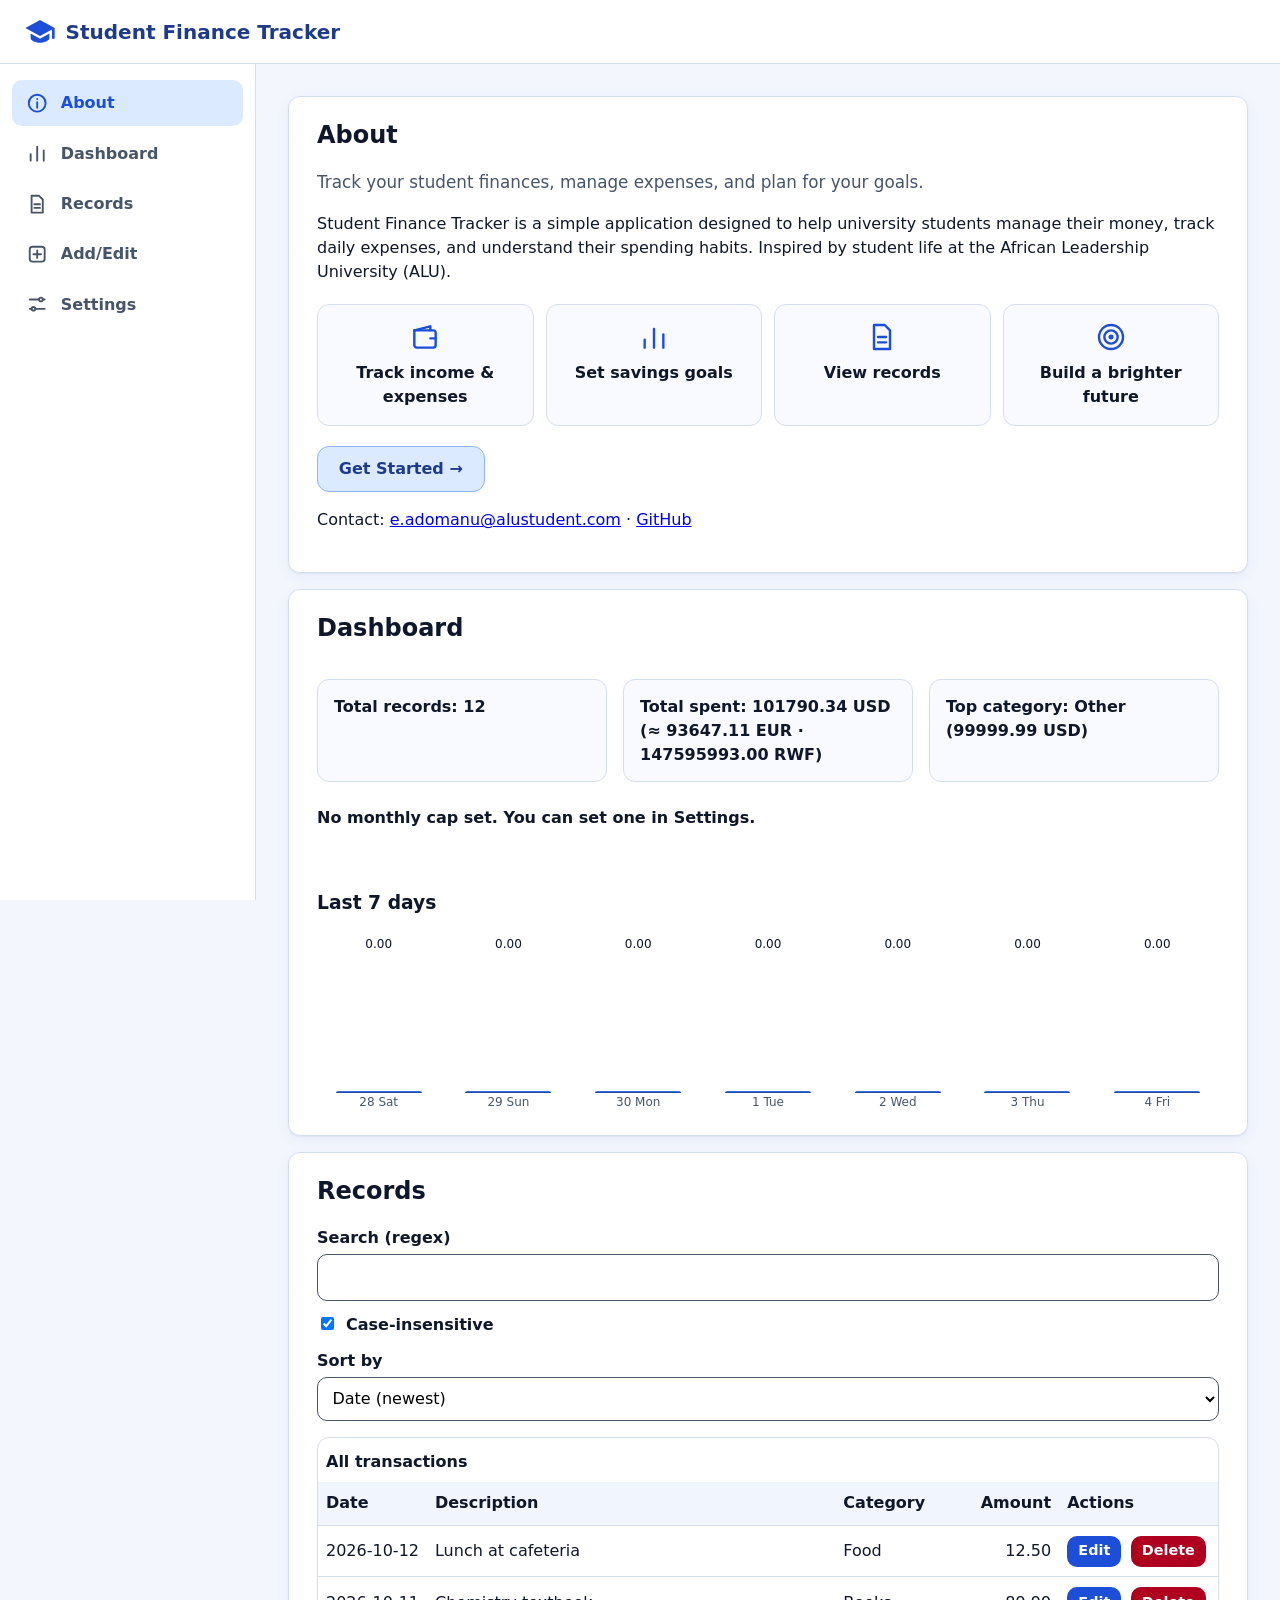
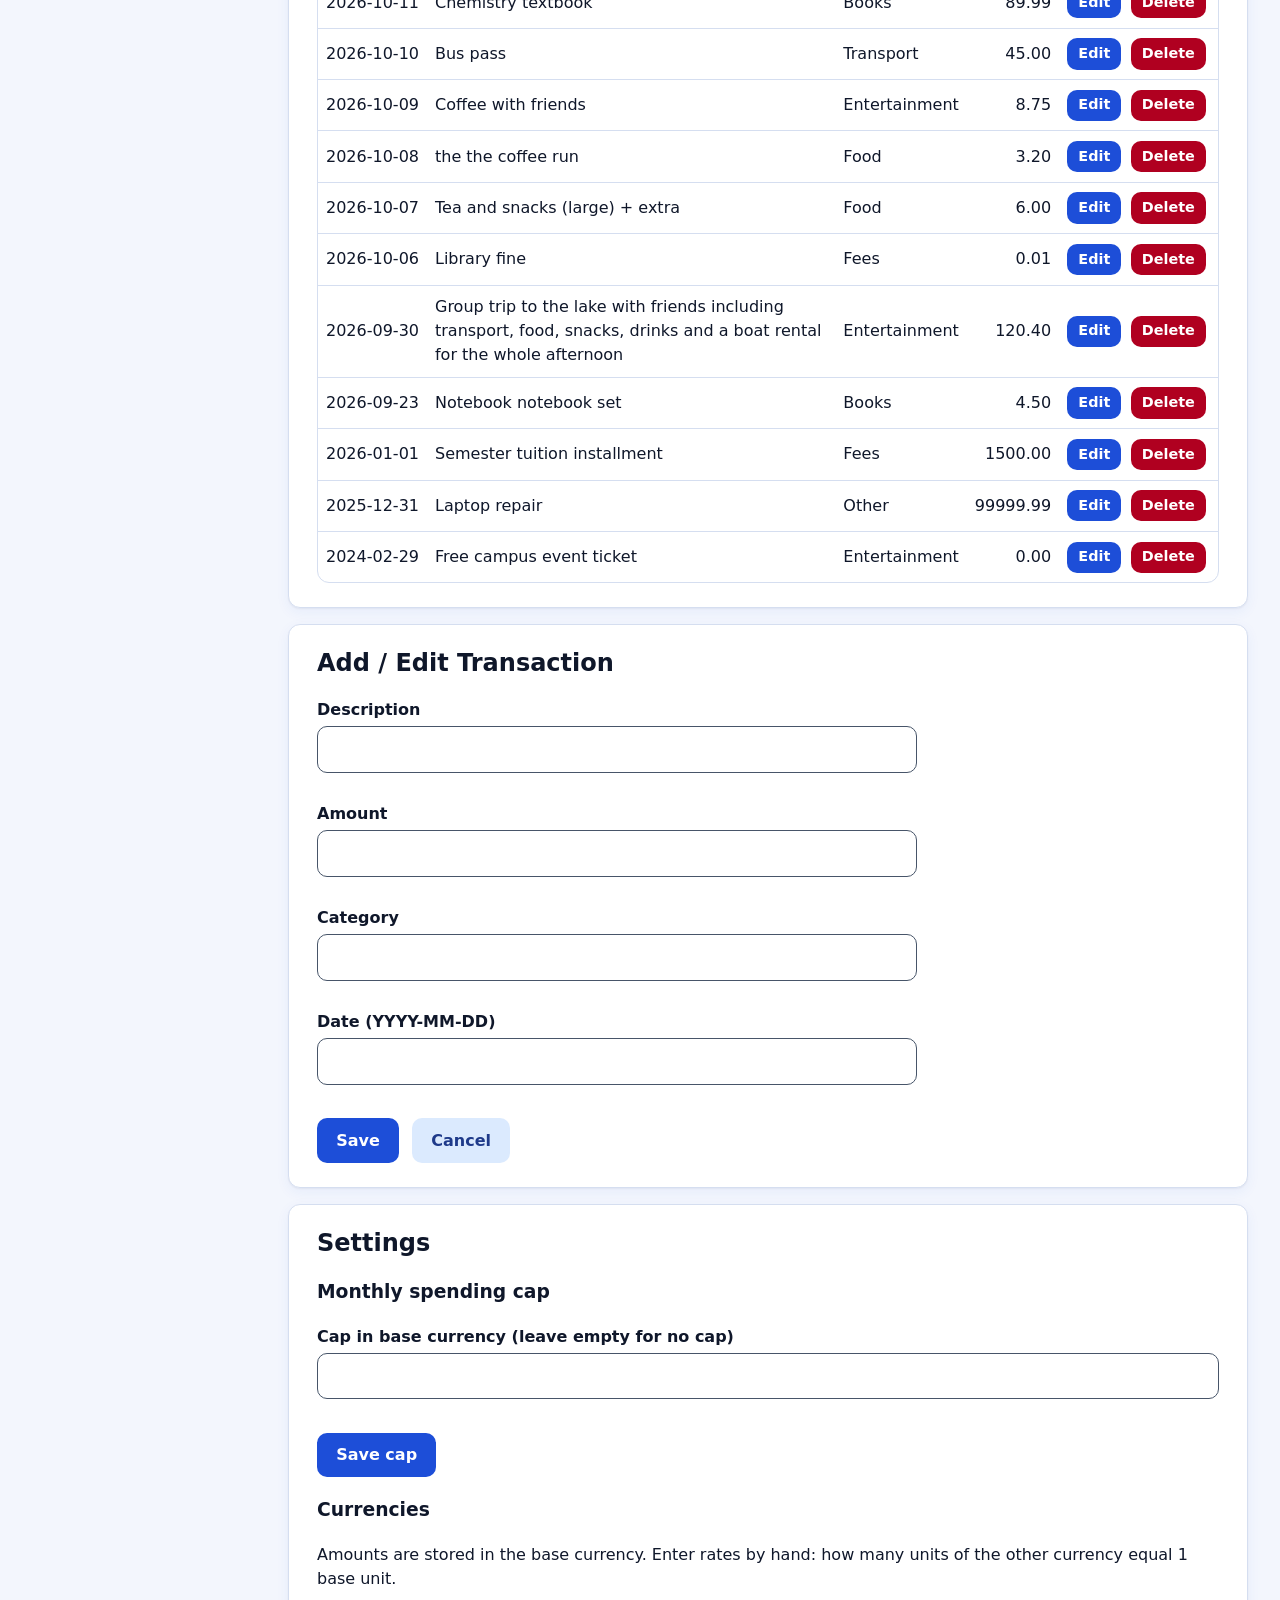
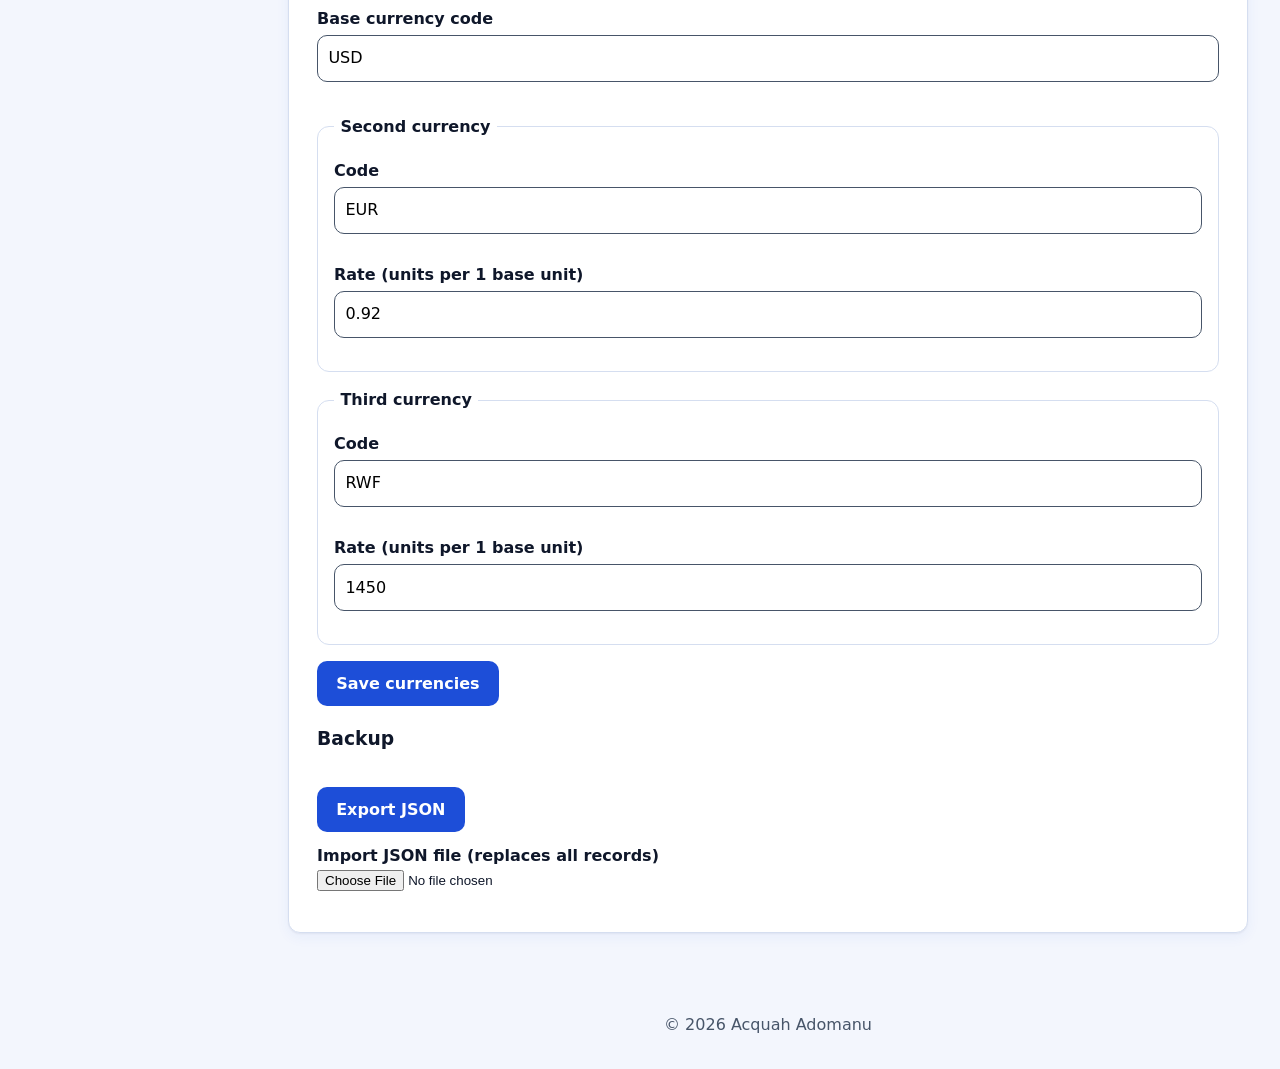
<file: index.html>
<!DOCTYPE html>
<html lang="en">
<head>
  <meta charset="UTF-8">
  <meta name="viewport" content="width=device-width, initial-scale=1">
  <title>Student Finance Tracker</title>
  <link rel="icon" href="data:image/svg+xml,<svg xmlns='http://www.w3.org/2000/svg' viewBox='0 0 100 100'><text y='.9em' font-size='90'>💰</text></svg>">
  <link rel="stylesheet" href="styles/main.css">
  <script type="module" src="scripts/main.js" defer></script>
  <script type="module" src="scripts/nav.js" defer></script>
</head>
<body>
  <a class="skip-link" href="#main">Skip to main content</a>

  <header class="app-header">
  <div class="brand">
    <svg class="logo" viewBox="0 0 24 24" fill="currentColor" aria-hidden="true">
      <path d="M12 3 1 9l11 6 9-4.9V17h2V9L12 3z"/>
      <path d="M5 13.2v3.6c0 1.2 3.1 3.2 7 3.2s7-2 7-3.2v-3.6l-7 3.8-7-3.8z"/>
    </svg>
    <h1>Student Finance Tracker</h1>
  </div>
</header>

<nav class="main-nav" aria-label="Main">
  <ul>
    <li><a href="#about">
      <svg viewBox="0 0 24 24" fill="none" stroke="currentColor" stroke-width="2" stroke-linecap="round" aria-hidden="true"><circle cx="12" cy="12" r="9"/><path d="M12 11v6M12 7.5v.01"/></svg>
      <span>About</span></a></li>
    <li><a href="#dashboard">
      <svg viewBox="0 0 24 24" fill="none" stroke="currentColor" stroke-width="2" stroke-linecap="round" aria-hidden="true"><path d="M5 20v-7M12 20V5M19 20v-11"/></svg>
      <span>Dashboard</span></a></li>
    <li><a href="#records">
      <svg viewBox="0 0 24 24" fill="none" stroke="currentColor" stroke-width="2" stroke-linecap="round" stroke-linejoin="round" aria-hidden="true"><path d="M6 3h8l4 4v14H6z"/><path d="M9 12h6M9 16h6"/></svg>
      <span>Records</span></a></li>
    <li><a href="#form">
      <svg viewBox="0 0 24 24" fill="none" stroke="currentColor" stroke-width="2" stroke-linecap="round" aria-hidden="true"><rect x="4" y="4" width="16" height="16" rx="3"/><path d="M12 8v8M8 12h8"/></svg>
      <span>Add/Edit</span></a></li>
    <li><a href="#settings">
      <svg viewBox="0 0 24 24" fill="none" stroke="currentColor" stroke-width="2" stroke-linecap="round" aria-hidden="true"><path d="M4 7h10M18 7h2M4 17h2M10 17h10"/><circle cx="16" cy="7" r="2"/><circle cx="8" cy="17" r="2"/></svg>
      <span>Settings</span></a></li>
  </ul>
</nav>

  <main id="main">
    <section id="about" aria-labelledby="about-h">
  <h2 id="about-h">About</h2>
  <p class="lead">Track your student finances, manage expenses, and plan for your goals.</p>
  <p>Student Finance Tracker is a simple application designed to help university students manage their money,
     track daily expenses, and understand their spending habits. Inspired by student life at the African Leadership University (ALU).</p>

  <ul class="feature-grid">
    <li><a class="feature-card" href="#form">
      <svg viewBox="0 0 24 24" fill="none" stroke="currentColor" stroke-width="1.8" stroke-linecap="round" stroke-linejoin="round" aria-hidden="true"><path d="M4 7h14a2 2 0 0 1 2 2v9a2 2 0 0 1-2 2H6a2 2 0 0 1-2-2z"/><path d="M4 7l12-3v3M16 13h4"/></svg>
      Track income &amp; expenses</a></li>
    <li><a class="feature-card" href="#settings">
      <svg viewBox="0 0 24 24" fill="none" stroke="currentColor" stroke-width="1.8" stroke-linecap="round" aria-hidden="true"><path d="M5 20v-6M12 20V6M19 20v-10"/></svg>
      Set savings goals</a></li>
    <li><a class="feature-card" href="#records">
      <svg viewBox="0 0 24 24" fill="none" stroke="currentColor" stroke-width="1.8" stroke-linecap="round" stroke-linejoin="round" aria-hidden="true"><path d="M6 3h8l4 4v14H6z"/><path d="M9 12h6M9 16h6"/></svg>
      View records</a></li>
    <li><a class="feature-card" href="#dashboard">
      <svg viewBox="0 0 24 24" fill="none" stroke="currentColor" stroke-width="1.8" stroke-linecap="round" aria-hidden="true"><circle cx="12" cy="12" r="9"/><circle cx="12" cy="12" r="5"/><circle cx="12" cy="12" r="1"/></svg>
      Build a brighter future</a></li>
  </ul>

  <a class="btn" href="#form">Get Started &rarr;</a>

  <p>Contact: <a href="mailto:e.adomanu@alustudent.com">e.adomanu@alustudent.com</a> ·
     <a href="https://github.com/acquahhh">GitHub</a></p>
</section>

        <section id="dashboard" aria-labelledby="dash-h">
      <h2 id="dash-h">Dashboard</h2>
      <p id="stat-count">Total records: 0</p>
      <p id="stat-sum">Total spent: 0.00</p>
      <p id="stat-top">Top category: none</p>
      <div id="cap-message" role="status" aria-live="polite"></div>
      <div id="cap-alert" role="alert" aria-live="assertive"></div>
      <div id="trend-wrap">
        <h3 id="trend-h">Last 7 days</h3>
        <ol id="trend" aria-labelledby="trend-h"></ol>
      </div>
    </section>

    <section id="records" aria-labelledby="rec-h">
      <h2 id="rec-h">Records</h2>
      <label for="search">Search (regex)</label>
      <input id="search" type="text">
      <label><input id="search-case" type="checkbox" checked> Case-insensitive</label>
      <label for="sort">Sort by</label>
      <select id="sort">
        <option value="date-desc">Date (newest)</option>
        <option value="date-asc">Date (oldest)</option>
        <option value="desc-asc">Description A-Z</option>
        <option value="desc-desc">Description Z-A</option>
        <option value="amount-asc">Amount (low to high)</option>
        <option value="amount-desc">Amount (high to low)</option>
      </select>
      <div id="search-status" role="status" aria-live="polite"></div>
      <div class="table-wrap">
      <table>
        <caption>All transactions</caption>
        <thead>
          <tr>
            <th scope="col">Date</th>
            <th scope="col">Description</th>
            <th scope="col">Category</th>
            <th scope="col">Amount</th>
            <th scope="col">Actions</th>
          </tr>
        </thead>
        <tbody id="records-body"></tbody>
      </table>
      </div>
    </section>

    <section id="form" aria-labelledby="form-h">
      <h2 id="form-h">Add / Edit Transaction</h2>
      <form id="txn-form" novalidate>
        <label for="description">Description</label>
        <input id="description" name="description" type="text" aria-describedby="description-err">
        <span id="description-err" class="error"></span>

        <label for="amount">Amount</label>
        <input id="amount" name="amount" type="text" inputmode="decimal" aria-describedby="amount-err">
        <span id="amount-err" class="error"></span>

        <label for="category">Category</label>
        <input id="category" name="category" type="text" aria-describedby="category-err">
        <span id="category-err" class="error"></span>

        <label for="date">Date (YYYY-MM-DD)</label>
        <input id="date" name="date" type="text" aria-describedby="date-err">
        <span id="date-err" class="error"></span>

        <button type="submit">Save</button>
        <button type="reset">Cancel</button>
      </form>
      <div id="form-status" role="status" aria-live="polite"></div>
    </section>

           <section id="settings" aria-labelledby="set-h">
      <h2 id="set-h">Settings</h2>

      <h3>Monthly spending cap</h3>
      <form id="settings-form" novalidate>
        <label for="cap">Cap in base currency (leave empty for no cap)</label>
        <input id="cap" name="cap" type="text" inputmode="decimal" aria-describedby="cap-err">
        <span id="cap-err" class="error"></span>
        <button type="submit">Save cap</button>
      </form>

      <h3>Currencies</h3>
      <p>Amounts are stored in the base currency. Enter rates by hand: how many units of the other currency equal 1 base unit.</p>
      <form id="currency-form" novalidate>
        <label for="base">Base currency code</label>
        <input id="base" type="text" maxlength="3" aria-describedby="base-err">
        <span id="base-err" class="error"></span>

        <fieldset>
          <legend>Second currency</legend>
          <label for="c1-code">Code</label>
          <input id="c1-code" type="text" maxlength="3" aria-describedby="c1-code-err">
          <span id="c1-code-err" class="error"></span>
          <label for="c1-rate">Rate (units per 1 base unit)</label>
          <input id="c1-rate" type="text" inputmode="decimal" aria-describedby="c1-rate-err">
          <span id="c1-rate-err" class="error"></span>
        </fieldset>

        <fieldset>
          <legend>Third currency</legend>
          <label for="c2-code">Code</label>
          <input id="c2-code" type="text" maxlength="3" aria-describedby="c2-code-err">
          <span id="c2-code-err" class="error"></span>
          <label for="c2-rate">Rate (units per 1 base unit)</label>
          <input id="c2-rate" type="text" inputmode="decimal" aria-describedby="c2-rate-err">
          <span id="c2-rate-err" class="error"></span>
        </fieldset>

        <button type="submit">Save currencies</button>
      </form>

      <h3>Backup</h3>
      <button type="button" id="export-btn">Export JSON</button>
      <label for="import-file">Import JSON file (replaces all records)</label>
      <input id="import-file" type="file" accept="application/json,.json">
      <ul id="import-errors" aria-label="Import errors"></ul>

      <div id="settings-status" role="status" aria-live="polite"></div>
    </section>
  </main>

  <footer>
    <p>&copy; 2026 Acquah Adomanu</p>
  </footer>
</body>
</html>
</file>
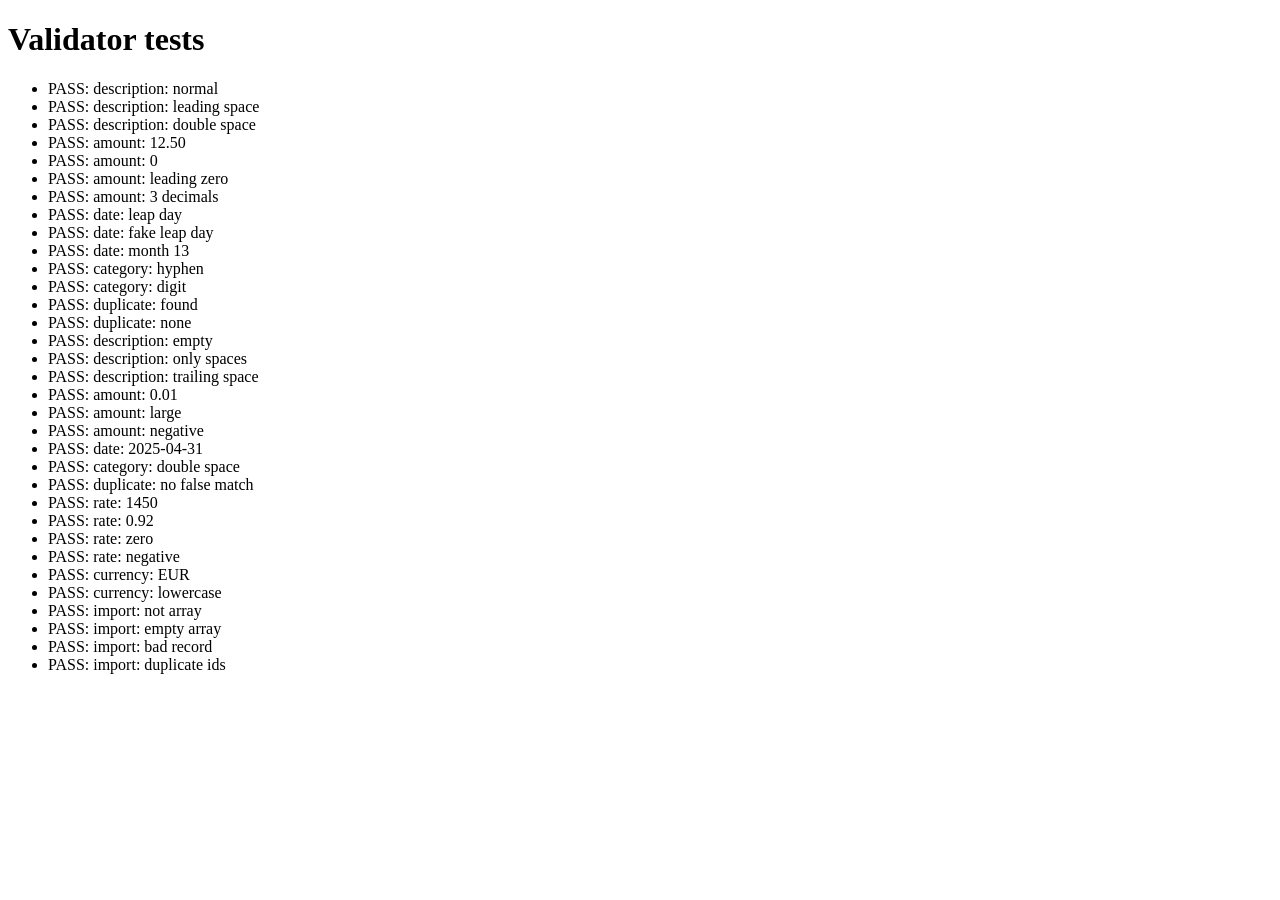
<file: tests.html>
<!DOCTYPE html>
<html lang="en">
<head>
  <meta charset="UTF-8">
  <title>Validator tests</title>
</head>
<body>
  <h1>Validator tests</h1>
  <ul id="results"></ul>
  <script type="module">
    import * as v from './scripts/validators.js';

    const results = document.getElementById('results');
    function check(name, actual, expected) {
      const li = document.createElement('li');
      const pass = actual === expected;
      li.textContent = (pass ? 'PASS: ' : 'FAIL: ') + name;
      results.append(li);
    }

    // Each case: name, validator result .valid, expected
    check('description: normal', v.validateDescription('Lunch at cafeteria').valid, true);
    check('description: leading space', v.validateDescription(' Lunch').valid, false);
    check('description: double space', v.validateDescription('Lunch  at').valid, false);
    check('amount: 12.50', v.validateAmount('12.50').valid, true);
    check('amount: 0', v.validateAmount('0').valid, true);
    check('amount: leading zero', v.validateAmount('012').valid, false);
    check('amount: 3 decimals', v.validateAmount('1.234').valid, false);
    check('date: leap day', v.validateDate('2024-02-29').valid, true);
    check('date: fake leap day', v.validateDate('2025-02-29').valid, false);
    check('date: month 13', v.validateDate('2025-13-01').valid, false);
    check('category: hyphen', v.validateCategory('Fast-food').valid, true);
    check('category: digit', v.validateCategory('Food2').valid, false);
    check('duplicate: found', v.findDuplicateWord('the the coffee'), 'the');
    check('duplicate: none', v.findDuplicateWord('the coffee'), null);

    check('description: empty', v.validateDescription('').valid, false);
check('description: only spaces', v.validateDescription('   ').valid, false);
check('description: trailing space', v.validateDescription('Coffee ').valid, false);
check('amount: 0.01', v.validateAmount('0.01').valid, true);
check('amount: large', v.validateAmount('99999.99').valid, true);
check('amount: negative', v.validateAmount('-5').valid, false);
check('date: 2025-04-31', v.validateDate('2025-04-31').valid, false);
check('category: double space', v.validateCategory('Fast  food').valid, false);
check('duplicate: no false match', v.findDuplicateWord('the theater'), null);
  
  check('rate: 1450', v.validateRate('1450').valid, true);
check('rate: 0.92', v.validateRate('0.92').valid, true);
check('rate: zero', v.validateRate('0').valid, false);
check('rate: negative', v.validateRate('-2').valid, false);
check('currency: EUR', v.validateCurrencyCode('EUR').valid, true);
check('currency: lowercase', v.validateCurrencyCode('eur').valid, false);
check('import: not array', v.validateImport({}).valid, false);
check('import: empty array', v.validateImport([]).valid, true);
check('import: bad record', v.validateImport([{ id: 'x' }]).valid, false);
check('import: duplicate ids', v.validateImport([
  { id: 'a', description: 'Tea', amount: 1, category: 'Food', date: '2026-01-01', createdAt: '2026-01-01T00:00:00.000Z', updatedAt: '2026-01-01T00:00:00.000Z' },
  { id: 'a', description: 'Tea', amount: 1, category: 'Food', date: '2026-01-01', createdAt: '2026-01-01T00:00:00.000Z', updatedAt: '2026-01-01T00:00:00.000Z' },
]).valid, false);
  </script>
</body>
</html>
</file>
<file: styles/main.css>
/* ---------- Tokens ---------- */
:root {
  --bg: #f3f6fd;
  --surface: #ffffff;
  --text: #0f172a;
  --muted: #475569;
  --primary: #1d4ed8;
  --primary-dark: #1e3a8a;
  --primary-soft: #dbeafe;
  --border: #d5def0;
  --error: #b00020;
  --radius: 12px;
  --space: 1rem;
  --header-h: 4rem;
  --tabbar-h: 4.25rem;
  --sidebar-w: 14rem;
  --shadow: 0 1px 2px rgba(15, 23, 42, 0.05), 0 4px 14px rgba(29, 78, 216, 0.06);
}

/* ---------- Base (mobile-first, ~360px) ---------- */
* { box-sizing: border-box; }

html { scroll-behavior: smooth; scroll-padding-top: calc(var(--header-h) + 0.75rem); }

body {
  margin: 0;
  padding-bottom: calc(var(--tabbar-h) + 0.5rem);
  font-family: system-ui, -apple-system, "Segoe UI", Roboto, sans-serif;
  line-height: 1.5;
  color: var(--text);
  background: var(--bg);
}

h1, h2 { line-height: 1.2; }
h2 { margin-top: 0; font-size: 1.5rem; }

/* Skip link: hidden until focused */
.skip-link {
  position: absolute;
  left: 0.5rem;
  top: -4rem;
  padding: 0.5rem 1rem;
  background: var(--primary-dark);
  color: #fff;
  border-radius: var(--radius);
  z-index: 200;
  transition: top 0.2s ease;
}
.skip-link:focus { top: 0.5rem; }

/* Visible focus (dark amber: 3:1+ on white) */
a:focus-visible,
button:focus-visible,
input:focus-visible,
select:focus-visible {
  outline: 3px solid #b45309;
  outline-offset: 2px;
}
.skip-link:focus-visible { outline-color: #fbbf24; }

/* ---------- Header ---------- */
.app-header {
  position: sticky;
  top: 0;
  z-index: 50;
  height: var(--header-h);
  display: flex;
  align-items: center;
  padding: 0 var(--space);
  background: var(--surface);
  border-bottom: 1px solid var(--border);
}
.brand { display: flex; align-items: center; gap: 0.6rem; min-width: 0; }
.brand .logo { width: 2rem; height: 2rem; flex: none; color: var(--primary); }
.brand h1 { margin: 0; font-size: 1.05rem; color: var(--primary-dark); }

/* ---------- Navigation: bottom tab bar on mobile ---------- */
.main-nav {
  position: fixed;
  left: 0; right: 0; bottom: 0;
  z-index: 60;
  height: var(--tabbar-h);
  background: var(--surface);
  border-top: 1px solid var(--border);
  padding-bottom: env(safe-area-inset-bottom);
}
.main-nav ul {
  list-style: none;
  margin: 0;
  padding: 0;
  height: 100%;
  display: flex;
  justify-content: space-around;
}
.main-nav li { flex: 1; }
.main-nav a {
  height: 100%;
  display: flex;
  flex-direction: column;
  align-items: center;
  justify-content: center;
  gap: 0.15rem;
  font-size: 0.7rem;
  font-weight: 600;
  color: var(--muted);
  text-decoration: none;
  transition: color 0.2s ease, background-color 0.2s ease;
}
.main-nav svg { width: 1.4rem; height: 1.4rem; flex: none; }
.main-nav a:hover { color: var(--primary); }
.main-nav a[aria-current="page"] { color: var(--primary); background: var(--primary-soft); }
.main-nav a:focus-visible { outline-offset: -4px; }

/* ---------- Main + cards ---------- */
main { padding: var(--space); max-width: 1100px; margin: 0 auto; }

main section {
  background: var(--surface);
  border: 1px solid var(--border);
  border-radius: var(--radius);
  box-shadow: var(--shadow);
  padding: 1.25rem var(--space);
  margin-bottom: var(--space);
  animation: fade-in 0.4s ease both;
}

@keyframes fade-in {
  from { opacity: 0; transform: translateY(8px); }
  to   { opacity: 1; transform: none; }
}

/* ---------- About ---------- */
.lead { color: var(--muted); font-size: 1.05rem; max-width: 40rem; }

.feature-grid {
  list-style: none;
  margin: 1.25rem 0;
  padding: 0;
  display: grid;
  grid-template-columns: repeat(2, 1fr);
  gap: 0.75rem;
}
.feature-card {
  display: flex;
  flex-direction: column;
  align-items: center;
  gap: 0.5rem;
  height: 100%;
  padding: 1rem 0.5rem;
  text-align: center;
  font-weight: 600;
  color: var(--text);
  text-decoration: none;
  background: #f8faff;
  border: 1px solid var(--border);
  border-radius: var(--radius);
  transition: transform 0.2s ease, border-color 0.2s ease, box-shadow 0.2s ease;
}
.feature-card svg { width: 2rem; height: 2rem; color: var(--primary); }
.feature-card:hover { transform: translateY(-3px); border-color: var(--primary); box-shadow: var(--shadow); }

.btn {
  display: inline-block;
  padding: 0.65rem 1.3rem;
  font-weight: 600;
  color: var(--primary-dark);
  text-decoration: none;
  background: var(--primary-soft);
  border: 1px solid #93b4f5;
  border-radius: var(--radius);
  transition: background-color 0.2s ease, transform 0.1s ease;
}
.btn:hover { background: #c7dbfd; }
.btn:active { transform: scale(0.97); }

/* ---------- Forms ---------- */
label { display: block; margin-top: 0.75rem; font-weight: 600; }

input[type="text"], input[type="number"], input[type="search"], select {
  width: 100%;
  padding: 0.65rem;
  margin-top: 0.25rem;
  font: inherit;
  border: 1px solid var(--muted);
  border-radius: 10px;
  background: #fff;
}

fieldset { margin: 1rem 0 0; padding: 0.5rem 1rem 1rem; border: 1px solid var(--border); border-radius: var(--radius); }
legend { padding: 0 0.4rem; font-weight: 600; }

input[type="checkbox"] { margin-right: 0.4rem; }
input[aria-invalid="true"] { border-color: var(--error); border-width: 2px; }

.error { display: block; min-height: 1.2em; color: var(--error); font-size: 0.9rem; }
.error.hint { color: #7a4b00; }

/* ---------- Buttons ---------- */
button {
  margin: 1rem 0.5rem 0 0;
  padding: 0.65rem 1.2rem;
  font: inherit;
  font-weight: 600;
  color: #fff;
  background: var(--primary);
  border: 0;
  border-radius: 10px;
  cursor: pointer;
  transition: background-color 0.2s ease, transform 0.1s ease;
}
button:hover { background: var(--primary-dark); }
button:active { transform: scale(0.97); }
button[type="reset"] { color: var(--primary-dark); background: var(--primary-soft); }
button[type="reset"]:hover { background: #c7dbfd; }

td button { margin: 0 0.25rem 0 0; padding: 0.3rem 0.7rem; font-size: 0.9rem; }
td button.danger { background: var(--error); }
td button.danger:hover { background: #7f0016; }

/* ---------- Table ---------- */
.table-wrap { overflow-x: auto; margin-top: 1rem; border: 1px solid var(--border); border-radius: var(--radius); }
table { width: 100%; border-collapse: collapse; min-width: 480px; }
caption { text-align: left; font-weight: 600; padding: 0.75rem 0.5rem 0.5rem; }
th, td { padding: 0.6rem 0.5rem; border-bottom: 1px solid var(--border); text-align: left; }
thead th { background: #f1f5fd; }
tbody tr:last-child td { border-bottom: 0; }
tbody tr { transition: background-color 0.15s ease; }
tbody tr:hover { background: #f8faff; }
td.num, th:nth-child(4) { text-align: right; }
td:first-child, td:last-child { white-space: nowrap; }

mark { background: #fde68a; color: #000; padding: 0 2px; border-radius: 3px; }

/* ---------- Dashboard ---------- */
#dashboard > p {
  margin: 0.5rem 0;
  padding: 0.9rem 1rem;
  font-weight: 600;
  background: #f8faff;
  border: 1px solid var(--border);
  border-radius: var(--radius);
}

#cap-message, #cap-alert { font-weight: 600; margin-top: 0.5rem; }
#cap-alert { color: var(--error); }
#cap-alert:not(:empty) {
  padding: 0.5rem 0.75rem;
  border: 2px solid var(--error);
  border-radius: var(--radius);
}

#trend {
  list-style: none;
  margin: 1rem 0 0;
  padding: 0;
  display: flex;
  gap: 0.4rem;
  height: 11rem;
}
#trend li {
  flex: 1;
  display: flex;
  flex-direction: column;
  align-items: center;
  min-width: 0;
  font-size: 0.75rem;
}
#trend .amt { order: 1; }
#trend .bar-area { order: 2; position: relative; flex: 1; width: 100%; }
#trend .day { order: 3; color: var(--muted); }
#trend .bar {
  position: absolute;
  left: 15%;
  right: 15%;
  bottom: 0;
  min-height: 2px;
  background: linear-gradient(to top, var(--primary-dark), #3b82f6);
  border-radius: 6px 6px 0 0;
  transform-origin: bottom;
  animation: grow 0.5s ease both;
}
@keyframes grow {
  from { transform: scaleY(0); }
  to   { transform: scaleY(1); }
}

footer { text-align: center; padding: var(--space); color: var(--muted); }

/* ---------- Tablet (768px): sidebar + search-width content ---------- */
@media (min-width: 768px) {
  body { padding-bottom: 0; }
  .app-header { padding: 0 1.5rem; }
  .brand h1 { font-size: 1.25rem; }

  .main-nav {
    top: var(--header-h);
    right: auto;
    bottom: 0;
    width: var(--sidebar-w);
    height: auto;
    padding: 1rem 0.75rem;
    border-top: 0;
    border-right: 1px solid var(--border);
  }
  .main-nav ul { flex-direction: column; justify-content: flex-start; gap: 0.25rem; }
  .main-nav li { flex: none; }
  .main-nav a {
    flex-direction: row;
    justify-content: flex-start;
    gap: 0.75rem;
    height: auto;
    padding: 0.7rem 0.9rem;
    font-size: 1rem;
    border-radius: 10px;
  }
  .main-nav a:focus-visible { outline-offset: 2px; }

  main { margin-left: var(--sidebar-w); max-width: none; padding: 1.5rem; }
  footer { margin-left: var(--sidebar-w); }

  .feature-grid { grid-template-columns: repeat(4, 1fr); }

  #dashboard { display: grid; grid-template-columns: repeat(3, 1fr); gap: var(--space); }
  #dashboard > p { margin: 0; }
  #dashboard h2, #cap-message, #cap-alert, #trend-wrap, #trend { grid-column: 1 / -1; }
}

/* ---------- Desktop (1024px) ---------- */
@media (min-width: 1024px) {
  :root { --sidebar-w: 16rem; }
  main { padding: 2rem; }
  main section { padding: 1.5rem 1.75rem; }
  #txn-form { max-width: 600px; }
}

/* Respect users who turn animations off */
@media (prefers-reduced-motion: reduce) {
  * { animation: none !important; transition: none !important; scroll-behavior: auto !important; }
}
</file>
